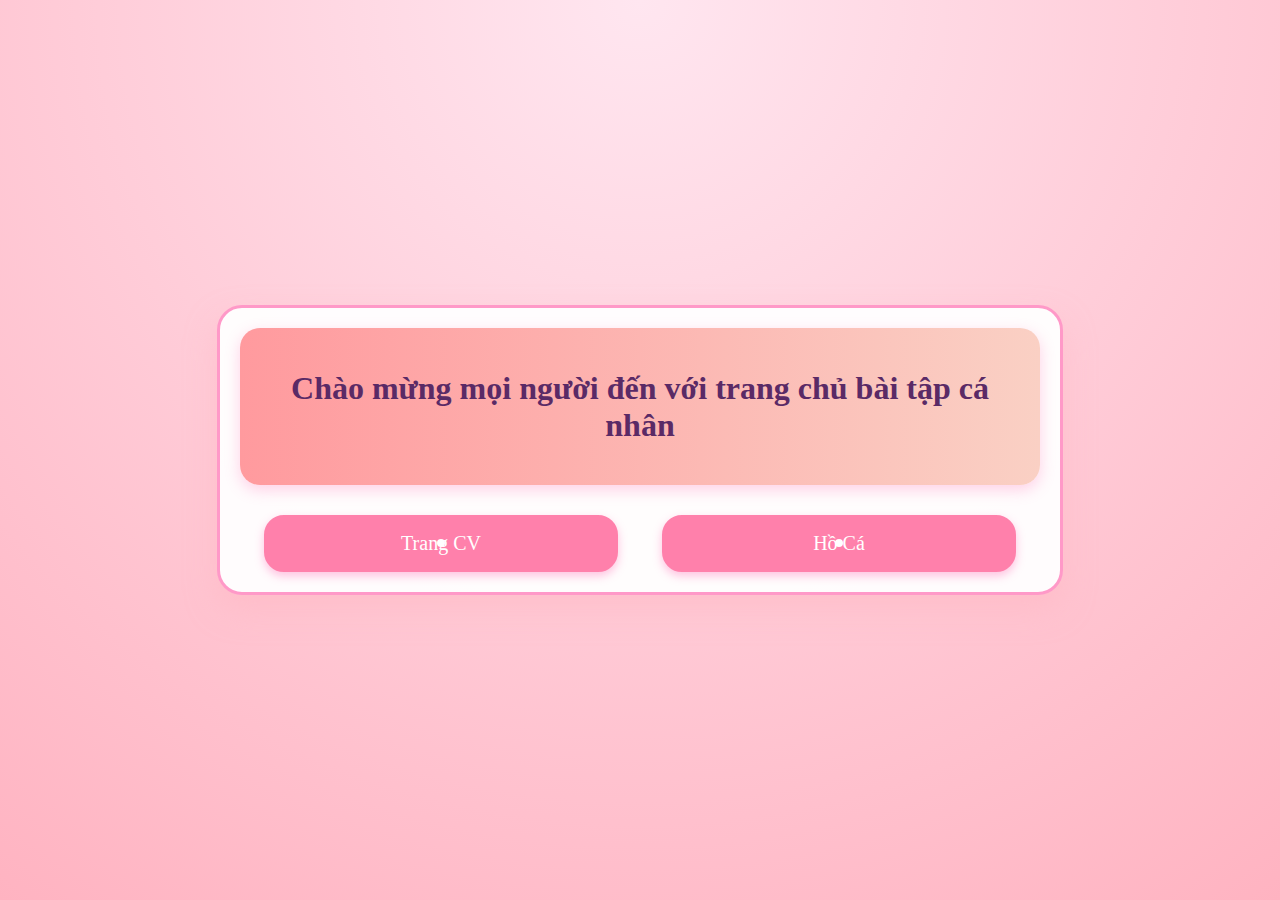
<file: index.html>
<!DOCTYPE html>
<html lang="en">
<head>
    <meta charset="UTF-8">
    <meta name="viewport" content="width=device-width, initial-scale=1.0">
    <title>Trang Chủ</title>
    <style>
        @keyframes sparkle {
            0% {
                opacity: 0;
                transform: scale(0.8);
            }
            50% {
                opacity: 1;
                transform: scale(1.2);
            }
            100% {
                opacity: 0;
                transform: scale(1);
            }
        }

        body {
            font-family: 'Georgia', serif;
            background: radial-gradient(circle at top, #ffe6f0, #ffb3c1);
            margin: 0;
            padding: 0;
            display: flex;
            flex-direction: column;
            align-items: center;
            justify-content: center;
            min-height: 100vh;
            overflow: hidden;
        }

        .container {
            width: 90%;
            max-width: 800px;
            margin: 20px;
            padding: 20px;
            border: 3px solid #ff99c8;
            border-radius: 25px;
            background-color: rgba(255, 255, 255, 0.95);
            box-shadow: 0 15px 30px rgba(255, 182, 193, 0.5);
            text-align: center;
            position: relative;
        }

        .header {
            background: linear-gradient(to right, #ff9a9e, #fad0c4);
            color: #5a2a66;
            padding: 20px;
            border-radius: 20px;
            box-shadow: 0 5px 15px rgba(255, 105, 180, 0.3);
            margin-bottom: 30px;
            position: relative;
        }

        .header::after {
            content: '';
            position: absolute;
            width: 20px;
            height: 20px;
            background-color: #ffffff;
            top: -10px;
            left: 50%;
            transform: translateX(-50%);
            border-radius: 50%;
            opacity: 0;
            animation: sparkle 1.5s infinite linear;
        }

        .links-container {
            display: flex;
            justify-content: space-evenly;
            gap: 20px;
            flex-wrap: wrap;
        }

        .link-box {
            display: inline-block;
            width: 40%;
            padding: 15px;
            border: 2px solid #ff80ab;
            border-radius: 20px;
            background-color: #ff80ab;
            color: white;
            text-decoration: none;
            font-size: 20px;
            transition: background-color 0.3s, transform 0.3s;
            box-shadow: 0 4px 10px rgba(255, 105, 180, 0.4);
            position: relative;
            overflow: hidden;
        }

        .link-box:hover {
            background-color: #ff4d88;
            transform: scale(1.05);
            box-shadow: 0 6px 15px rgba(255, 105, 180, 0.6);
        }

        .link-box::before {
            content: '';
            position: absolute;
            top: 50%;
            left: 50%;
            width: 8px;
            height: 8px;
            background-color: #ffffff;
            border-radius: 50%;
            animation: sparkle 2s infinite ease-in-out;
            transform: translate(-50%, -50%);
        }
    </style>
</head>
<body>
    <div class="container">
        <div class="header">
            <h1>Chào mừng mọi người đến với trang chủ bài tập cá nhân  </h1>
        </div>
        <div class="links-container">
            <a href="./bt1-main/code của Trân/cvcanhan/cv.html" class="link-box">Trang CV</a>
            <a href="./bt1-main/code của Trân/hoca/hoca/hoca.html" class="link-box">Hồ Cá</a>
        </div>
    </div>
</body>
</html>
</file>
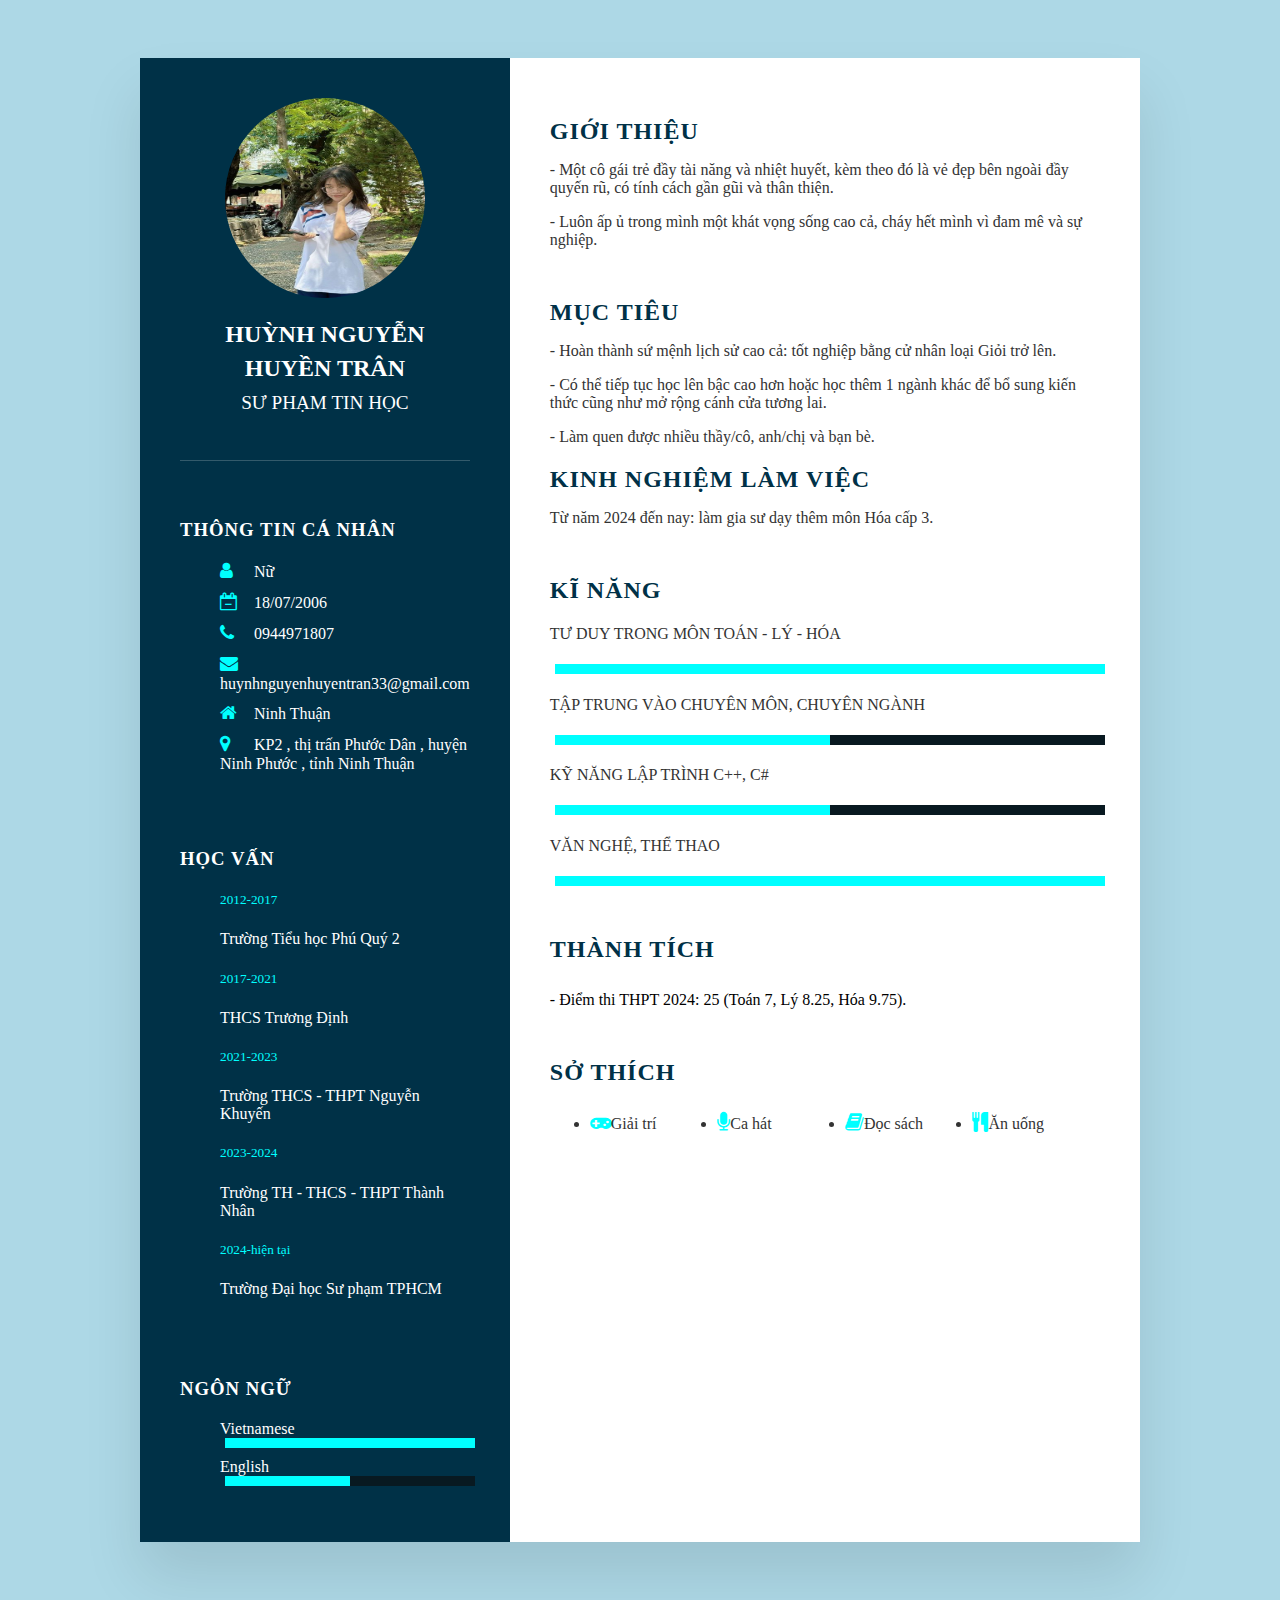
<file: bt1-main/code của Trân/cvcanhan/cv.html>
<!DOCTYPE html>
<html lang="en">
<head>
    <meta charset="UTF-8">
    <meta http-equiv="X-UA-Compatible" content="IE=edge">
    <meta name="viewport" content="width=device-width, initial-scale=1.0">
    <title>CV</title>
    <link rel="stylesheet" href="https://cdnjs.cloudflare.com/ajax/libs/font-awesome/4.7.0/css/font-awesome.css" integrity="sha512-5A8nwdMOWrSz20fDsjczgUidUBR8liPYU+WymTZP1lmY9G6Oc7HlZv156XqnsgNUzTyMefFTcsFH/tnJE/+xBg==" crossorigin="anonymous" referrerpolicy="no-referrer" />
    <link rel="stylesheet" type="text/css" href="style.css">
</head>
<body>
    <div class="container">
        <div class="left_Side">
            <div class="profileText">
                <div class="imgBx">
                    <img src="tran.jpg">
                </div>
                <h2>Huỳnh Nguyễn Huyền Trân<br><span>SƯ PHẠM TIN HỌC</span></h2>
            </div>

            <div class="contactInfo">
                <h3 class="title">Thông tin cá nhân </h3>
                <ul>
                    <li>
                        <span class="icon"><i class="fa fa-user" aria-hidden="true"></i></span>
                        <span class="text">Nữ</span>
                    </li>
                    <li>
                        <span class="icon"><i class="fa fa-calendar-minus-o" aria-hidden="true"></i></i></span>
                        <span class="text">18/07/2006</span>
                    </li>
                    <li>
                        <span class="icon"><i class="fa fa-phone" aria-hidden="true"></i></span>
                        <span class="text">0944971807</span>
                    </li>
                    <li>
                        <span class="icon"><i class="fa fa-envelope" aria-hidden="true"></i></span>
                        <span class="text">huynhnguyenhuyentran33@gmail.com</span>
                    </li>
                    <li>
                        <span class="icon"><i class="fa fa-home" aria-hidden="true"></i></span>
                        <span class="text">Ninh Thuận</span>
                    </li>
                    <li>
                        <span class="icon"><i class="fa fa-map-marker" aria-hidden="true"></i></span>
                        <span class="text">KP2 , thị trấn Phước Dân , huyện Ninh Phước , tỉnh Ninh Thuận</span>
                    </li>
                </ul>
            </div>

            <div class="contactInfo education">
                <h3 class="title">Học vấn</h3>
                <ul>
                    <li>
                        <h5>2012-2017</h5>
                        <h4>Trường Tiểu học Phú Quý 2</h4>
                    </li>
                    <li>
                        <h5>2017-2021</h5>
                        <h4>THCS Trương Định</h4>
                    </li>
                    <li>
                        <h5>2021-2023</h5>
                        <h4>Trường THCS - THPT Nguyễn Khuyến</h4>
                    </li>
                    <li>
                        <h5>2023-2024</h5>
                        <h4>Trường TH - THCS - THPT Thành Nhân</h4>
                    </li>
                    <li>
                        <h5>2024-hiện tại</h5>
                        <h4>Trường Đại học Sư phạm TPHCM</h4>
                    </li>
                </ul>
            </div>
            <div class="contactInfo language">
                <h3 class="title">Ngôn ngữ</h3>
                <ul>
                    <li>
                        <div class="text">Vietnamese</div>
                        <div class="percent">
                            <div style="width:100%;"></div>
                        </div>
                    </li>
                    <li>
                        <div class="text">English</div>
                        <div class="percent">
                            <div style="width:50%;"></div>
                        </div>
                    </li>
                </ul>
            </div> 
        </div>

        <div class="right_Side">
            <div class="about">
                <h2 class="title2">Giới thiệu</h2>
                <p>- Một cô gái trẻ đầy tài năng và nhiệt huyết, kèm theo đó là vẻ đẹp bên ngoài đầy quyến rũ, có tính cách gần gũi và thân thiện. </p>
                <p>- Luôn ấp ủ trong mình một khát vọng sống cao cả, cháy hết mình vì đam mê và sự nghiệp. </p>
            </div>
            <div class="objectivity">
                <h2 class="title2">Mục tiêu</h2>
                <p>- Hoàn thành sứ mệnh lịch sử cao cả: tốt nghiệp bằng cử nhân loại Giỏi trở lên. </p>
                <p>- Có thể tiếp tục học lên bậc cao hơn hoặc học thêm 1 ngành khác để bổ sung kiến thức cũng như mở rộng cánh cửa tương lai. </p>
                <p>- Làm quen được nhiều thầy/cô, anh/chị và bạn bè. </p>
            </div>
            <div class="about">
                <h2 class="title2">Kinh nghiệm làm việc </h2>
                <p> Từ năm 2024 đến nay: làm gia sư dạy thêm môn Hóa cấp 3.</p>
            </div>
            <div class="about skills">
                <h2 class="title2">Kĩ năng</h2>
                <div class="box">
                    <h4>Tư duy trong môn Toán - Lý - Hóa</h4>
                    <div class="percent">
                        <div style="width:100%;"></div>
                    </div>
                </div>
                <div class="box">
                    <h4>Tập trung vào chuyên môn, chuyên ngành</h4>
                    <div class="percent">
                        <div style="width:50%;"></div>
                    </div>
                </div>
                <div class="box">
                    <h4>Kỹ năng lập trình C++, C#</h4>
                    <div class="percent">
                        <div style="width:50%;"></div>
                    </div>
                </div>
                <div class="box">
                    <h4>Văn nghệ, thể thao</h4>
                    <div class="percent">
                        <div style="width:100%;"></div>
                    </div>
                </div>
            </div>

            <div class="about performance">
                <h2 class="title2">Thành tích</h2>
                <br>- Điểm thi THPT 2024: 25 (Toán 7, Lý 8.25, Hóa 9.75).</p>
            </div>

            <div class="about interest">
                <h2 class="title2">Sở thích</h2>
                <ul>
                    <li><i class="fa fa-gamepad" aria-hidden="true"></i>Giải trí</li>
                    <li><i class="fa fa-microphone" aria-hidden="true"></i>Ca hát</li>
                    <li><i class="fa fa-book" aria-hidden="true"></i>Đọc sách</li>
                    <li><i class="fa fa-cutlery" aria-hidden="true"></i>Ăn uống</li>
                </ul>
            </div>
        </div>
    </div>
</body>
</html>
</file>
<file: bt1-main/code của Trân/cvcanhan/style.css>
{
    margin: 0;
    padding: 0;
    box-sizing: border-box;
    font-family: 'Poppins', sans-serif;
}
body
{
background: lightblue;
display: flex;
justify-content: center;
align-items: center;
min-height: 100vh; 
}
.container
{
    position: relative;
    width: 100%;
    max-width: 1000px;
    min-height: 100px;
    background: #fff;
    margin: 50px;
    display: grid;
    grid-template-columns: 1fr  2fr;
    box-shadow: 0 35px 55px rgba(0,0,0,0.1);
}
.container .left_Side
{
    position: relative;
    background: #003147;
    padding: 40px;
}
.profileText
{
position: relative;
display: flex;
flex-direction: column;
align-items: center;
padding-bottom: 20px;
border-bottom: 1px solid rgba(255,255,255,0.2);
}
.profileText .imgBx
{
    position: relative;
    width: 200px;
    height: 200px;
    border-radius: 50%;
    overflow: hidden; 
}
.profileText .imgBx img
{
    position: absolute;
    top:0;
    left: 0;
    width: 100%;
    height: 100%;
    object-fit: fit-content;
} 
.profileText h2
{
    color: #fff;
    font-size: 1.5em;
    margin-top: 20px;
    text-transform: uppercase;
    text-align: center;
    font-weight: 600;
    line-height: 1.4em;
}
.profileText h2 span
{
    font-size: 0.8em;
    font-weight: 300;
}
.contactInfo
{
    padding-top: 40px;
}
.title
{
    color: #fff;
    text-transform: uppercase;
    font-weight:600;
    letter-spacing: 1px;
    margin-bottom: 20px;
}
.contactInfo ul
{
    position: relative;
}
.contactInfo ul li
{
    position: relative;
    list-style: none; 
    margin: 10px 0;
    cursor: pointer;
}
.contactInfo ul li .icon
{
    display: inline-block;
    width: 30px;
    font-size: 18px;
    color:aqua;
}
.contactInfo ul li span
{
    color: #fff;
    font-weight: 300;
}
.contactInfo.education li
{
    margin-bottom:15px;
}
.contactInfo.education h5
{
    color:aqua;
    font-weight: 500;
}
.contactInfo.education h4:nth-child(2)
{
    font-weight: 500;
    color:#fff;
}
.contactInfo.education h4
{
    color: #fff;
    font-weight:300;
}

.contactInfo.language.text
{
    color: #fff;
    font-weight:300;
}
.contactInfo .language .percent
{
    position: relative;
    width: 60%;
    height: 5px;
    background: #081921;
    margin: 0 5px;
}
.text 
{
    color: #fff;
    font-weight: 500;
}
.percent
{
    width: 100%;
    margin:0 5px;
    height: 10px;
    background: #081921;
    position:relative;
}
.percent div
{
    position: absolute;
    top: 0;
    left: 0;
    height: 100%;
    background: aqua;
}
.container .right_Side
{
    position: relative;
    background: #fff;
    padding: 40px;
}
.about
{
    margin-bottom: 50px;
}
.about:last-child
{
    margin-bottom: 0;
}
.title2
{
    color: #003147;
    text-transform: uppercase;
    letter-spacing: 1px;
    margin-bottom: 10px;
}
p
{
    color: #333;
}
.skill .box
{
    position: relative;
    width: 100%;
    display: grid;
    grid-template-columns: 150px 1fr;
    justify-content: center;
    align-items: center;
}
.skills .box h4
{
    text-transform: uppercase;
    color: #333;
    font-weight: 500;
}
.skills .box h4 .percent
{
    position: relative;
    width: 100%;
    height: 10px;
    background: #f0f0f0;
}
.skills .box .percent div
{
    position: absolute;
    top: 0;
    left: 0;
    height: 100%;
    background: aqua;
}
.interest ul
{
    display: grid;
    grid-template-columns: repeat(4,1fr);
}
.interest ul li
{
    color: #333;
    font-weight: 500;
    margin: 10px 0;
}
.interest ul li .fa 
{
    color: aqua;
    font-size: 20px;
}
@media (max-width:1000px)
{
    .container
    {
        margin:10px;
        grid-template-columns: repeat(1,1fr);
    }
    .interest ul 
    {
        grid-template-columns: repeat(2,1fr);
    }
}

@media (max-width:600px)
{
    .about .box
    {
        flex-direction: column;
    }
    .interest ul 
    {
        grid-template-columns: repeat(1,1fr);
    }
}
</file>
